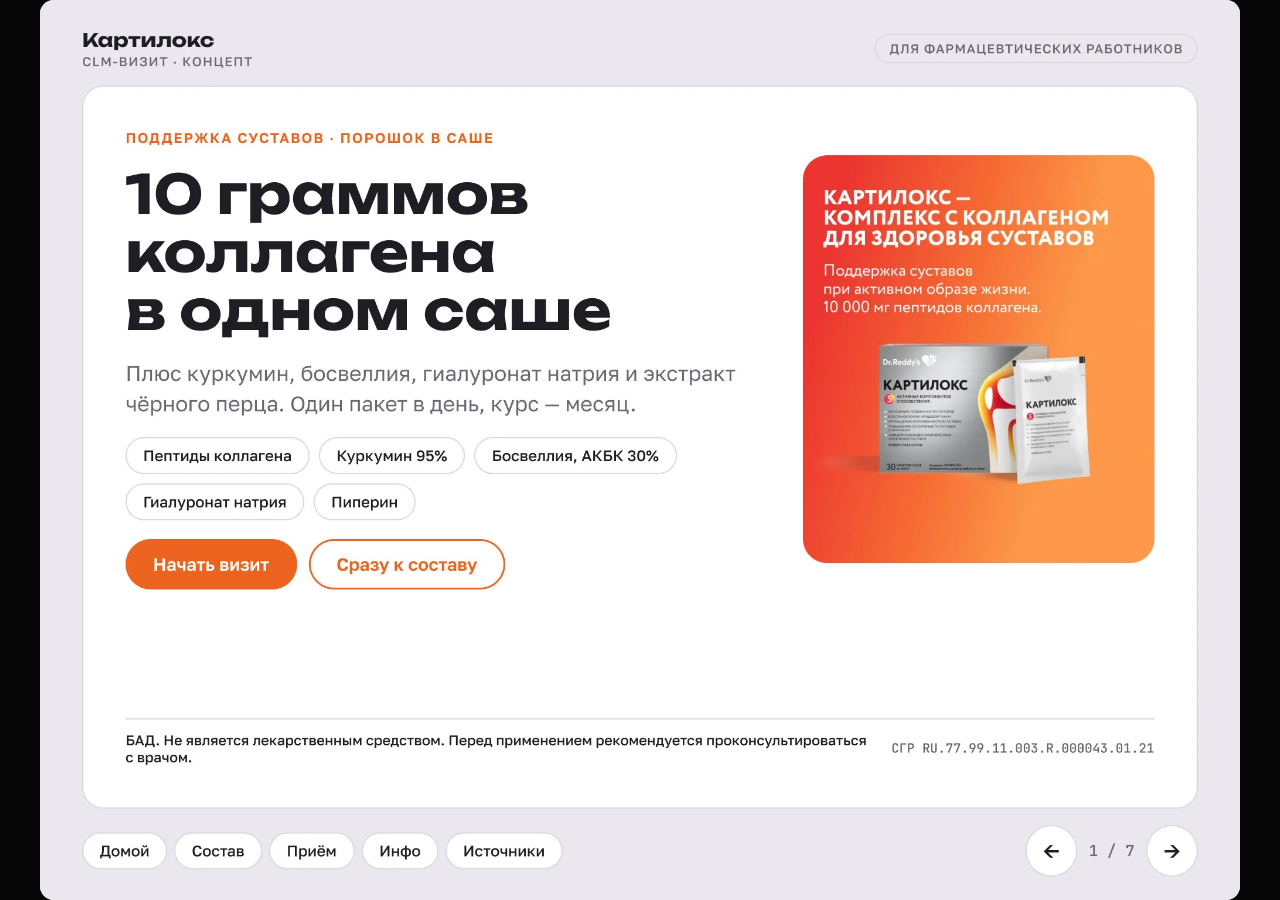
<file: clm/index.html>
<!doctype html>
<html lang="ru">
<head>
<meta charset="utf-8">
<meta name="viewport" content="width=device-width,initial-scale=1">
<meta name="robots" content="noindex">
<title>Картилокс — интерактивная CLM-презентация</title>
<style>
  html,body{margin:0;height:100%;background:#080808;overflow:hidden;-webkit-tap-highlight-color:transparent}
  #wrap{position:absolute;inset:0;display:flex;align-items:center;justify-content:center}
  #stage{position:relative;flex:none;width:1024px;height:768px;transform-origin:center center;border-radius:14px;overflow:hidden;background:#ebe8ef;box-shadow:0 20px 60px rgba(0,0,0,.45);user-select:none}
  .scr{position:absolute;inset:0;will-change:transform,opacity}
  .scr img{position:absolute;inset:0;width:100%;height:100%;display:block;pointer-events:none}
  .hs{position:absolute;cursor:pointer;border-radius:10px;background:transparent;border:0;padding:0;outline:none}
  .hs:focus-visible{box-shadow:0 0 0 3px rgba(240,104,32,.6)}
  #stage.hint .hs{background:rgba(64,140,255,.28);box-shadow:0 0 0 2px rgba(64,140,255,.7);transition:background .1s}
  .hs{transition:background .35s,box-shadow .35s}
  #ov{position:absolute;inset:0;display:none;z-index:20}
  #ov.on{display:block}
  #ov .card{position:absolute;opacity:0;transform:translateY(6px);transition:opacity .22s ease,transform .22s ease}
  #ov.show .card{opacity:1;transform:none}
  #ov .card img{position:absolute;left:-32px;top:-32px;width:624px;height:auto;pointer-events:none}
  @media (prefers-reduced-motion:reduce){.scr,#ov .card{transition:none!important;animation:none!important}}
</style>
</head>
<body>
<div id="wrap"><div id="stage" aria-live="polite"><div id="ov"></div></div></div>
<script>
(function(){
  var IMG = 'img/';
  var f = function(id){ return id.replace(':','-'); };
  // bottom navigation (shared component)
  var NAV = {
    home:{r:[36,710,73,32],to:'3:7',tr:'fade'},
    sost:{r:[115,710,75,32],to:'4:168',tr:'fade'},
    priem:{r:[196,710,73,32],to:'4:506',tr:'fade'},
    info:{r:[275,710,66,32],to:'7:409',tr:'fade'},
    src:{r:[347,710,100,32],ov:'7:470'}
  };
  function nav(skip){ return Object.keys(NAV).filter(function(k){return k!==skip}).map(function(k){return NAV[k]}); }
  function back(to){ return {r:[841,704,44,44],to:to,tr:'back',key:'ArrowLeft'}; }
  function fwd(to){ return {r:[944,704,44,44],to:to,tr:'fwd',key:'ArrowRight'}; }
  var PROF = [['3:113',73],['3:163',296],['3:213',518],['3:263',741]];
  function profiles(self){ return PROF.filter(function(p){return p[0]!==self}).map(function(p){return {r:[p[1],196,211,124],to:p[0],tr:'smart'}}); }
  var ING = ['4:168','4:224','4:280','4:336','4:392'];
  function ings(self, ys){ var out=[], j=0; ING.forEach(function(id){ if(id===self) return; out.push({r:[73,ys[j++],407,46],to:id,tr:'smart'}); }); return out; }

  var S = {
    '3:7':  [{r:[73,462,147,43],to:'3:64',tr:'fwd'},{r:[230,462,168,43],to:'4:168',tr:'fwd'}].concat(nav('home'),[fwd('3:64')]),
    '3:64': profiles(null).concat(nav(),[back('3:7'),fwd('4:168')]),
    '4:448': nav().concat([back('4:168'),fwd('4:506')]),
    '4:506': nav('priem').concat([back('4:448'),fwd('7:351')]),
    '7:351': [
      {r:[90,278,37,32],ov:'7:455'},{r:[135,278,38,32],ov:'7:455'},{r:[181,278,38,32],ov:'7:455'},
      {r:[90,391,82,32],ov:'7:460'},{r:[180,391,191,32],ov:'7:460'},{r:[379,391,121,32],ov:'7:460'},
      {r:[90,504,48,32],ov:'7:465'},{r:[146,504,54,32],ov:'7:465'}
    ].concat(nav(),[back('4:506'),fwd('7:409')]),
    '7:409': nav('info').concat([back('7:351')])
  };
  PROF.forEach(function(p){ S[p[0]] = profiles(p[0]).concat(nav(),[back('3:7'),fwd('4:168')]); });
  var ingY = {'4:168':[252,306,360,414],'4:224':[196,306,360,414],'4:280':[196,250,360,414],'4:336':[196,250,304,414],'4:392':[196,250,304,358]};
  ING.forEach(function(id){ S[id] = ings(id, ingY[id]).concat(nav(id==='4:168'?'sost':null),[back('3:64'),fwd('4:448')]); });
  var OV = {'7:455':161,'7:460':184,'7:465':161,'7:470':365};

  var stage = document.getElementById('stage'), ovEl = document.getElementById('ov');
  var cur = null, curEl = null, busy = false;

  // preload
  Object.keys(S).concat(Object.keys(OV)).forEach(function(id){ var i=new Image(); i.src=IMG+f(id)+'.webp'; });

  function build(id){
    var el = document.createElement('div'); el.className='scr';
    var im = document.createElement('img'); im.src=IMG+f(id)+'.webp'; im.alt=''; el.appendChild(im);
    S[id].forEach(function(h){
      var b=document.createElement('button'); b.type='button'; b.className='hs';
      b.style.left=h.r[0]+'px'; b.style.top=h.r[1]+'px'; b.style.width=h.r[2]+'px'; b.style.height=h.r[3]+'px';
      b.addEventListener('click',function(e){ e.stopPropagation(); act(h); });
      el.appendChild(b);
    });
    return el;
  }
  function act(h){ if(h.ov) openOv(h.ov); else go(h.to,h.tr); }

  function go(id, tr){
    if(busy || id===cur) return;
    closeOv(true);
    var next = build(id), prev = curEl;
    stage.insertBefore(next, ovEl);
    cur = id; curEl = next;
    if(!prev){ return; }
    busy = true;
    var dur = tr==='smart' ? 260 : tr==='fade' ? 300 : 380;
    var ease = 'cubic-bezier(.22,.61,.36,1)';
    var kfIn, kfOut;
    if(tr==='fwd'){ kfIn=[{transform:'translateX(100%)'},{transform:'none'}]; kfOut=[{transform:'none'},{transform:'translateX(-30%)',opacity:.6}]; }
    else if(tr==='back'){ kfIn=[{transform:'translateX(-100%)'},{transform:'none'}]; kfOut=[{transform:'none'},{transform:'translateX(30%)',opacity:.6}]; }
    else { kfIn=[{opacity:0},{opacity:1}]; kfOut=null; }
    if(matchMedia('(prefers-reduced-motion: reduce)').matches){ prev.remove(); busy=false; return; }
    if(tr==='back'){ stage.insertBefore(next, prev); prev.style.zIndex=2; next.style.zIndex=1;
      // reveal: previous slides out to the right over the incoming one
      kfOut=[{transform:'none'},{transform:'translateX(100%)'}]; kfIn=[{transform:'translateX(-30%)',opacity:.6},{transform:'none',opacity:1}]; }
    var a = next.animate(kfIn,{duration:dur,easing:ease});
    if(kfOut) prev.animate(kfOut,{duration:dur,easing:ease,fill:'forwards'});
    a.onfinish = function(){ prev.remove(); next.style.zIndex=''; busy=false; };
  }

  function openOv(id){
    var h = OV[id];
    ovEl.innerHTML='';
    var card = document.createElement('div'); card.className='card';
    card.style.left=((1024-560)/2)+'px'; card.style.top=Math.round((768-h)/2)+'px'; card.style.width='560px'; card.style.height=h+'px';
    var im = document.createElement('img'); im.src=IMG+f(id)+'.webp'; im.alt=''; card.appendChild(im);
    var b=document.createElement('button'); b.type='button'; b.className='hs';
    b.style.left='25px'; b.style.top=(h-68)+'px'; b.style.width='111px'; b.style.height='43px'; b.style.borderRadius='22px';
    b.addEventListener('click',function(e){ e.stopPropagation(); closeOv(); });
    card.appendChild(b);
    card.addEventListener('click',function(e){ e.stopPropagation(); });
    ovEl.appendChild(card);
    ovEl.classList.add('on');
    requestAnimationFrame(function(){ requestAnimationFrame(function(){ ovEl.classList.add('show'); }); });
  }
  function closeOv(instant){
    if(!ovEl.classList.contains('on')) return;
    ovEl.classList.remove('show');
    var done=function(){ if(!ovEl.classList.contains('show')){ ovEl.classList.remove('on'); ovEl.innerHTML=''; } };
    if(instant) done(); else setTimeout(done,220);
  }

  // Figma-like hint: clicking a non-interactive area flashes the hotspots
  var hintT;
  stage.addEventListener('click',function(){
    stage.classList.add('hint'); clearTimeout(hintT);
    hintT=setTimeout(function(){ stage.classList.remove('hint'); },450);
  });
  ovEl.addEventListener('click',function(e){ e.stopPropagation(); stage.classList.add('hint'); clearTimeout(hintT); hintT=setTimeout(function(){ stage.classList.remove('hint'); },450); });

  document.addEventListener('keydown',function(e){
    if(e.key==='Escape' && ovEl.classList.contains('on')){ closeOv(); return; }
    if(ovEl.classList.contains('on')) return;
    var h = (S[cur]||[]).filter(function(x){return x.key===e.key})[0];
    if(h){ e.preventDefault(); act(h); }
  });

  // swipe left/right on touch devices
  var sx=null;
  stage.addEventListener('touchstart',function(e){ sx=e.touches[0].clientX; },{passive:true});
  stage.addEventListener('touchend',function(e){
    if(sx==null) return; var dx=e.changedTouches[0].clientX-sx; sx=null;
    if(Math.abs(dx)<60 || ovEl.classList.contains('on')) return;
    var h=(S[cur]||[]).filter(function(x){return x.key===(dx<0?'ArrowRight':'ArrowLeft')})[0]; if(h) act(h);
  });

  function fit(){
    var k=Math.min(window.innerWidth/1024, window.innerHeight/768);
    stage.style.transform='scale('+k+')';
    stage.style.borderRadius=(14/k)+'px';
  }
  window.addEventListener('resize',fit); fit();
  go('3:7');
})();
</script>
</body>
</html>
</file>
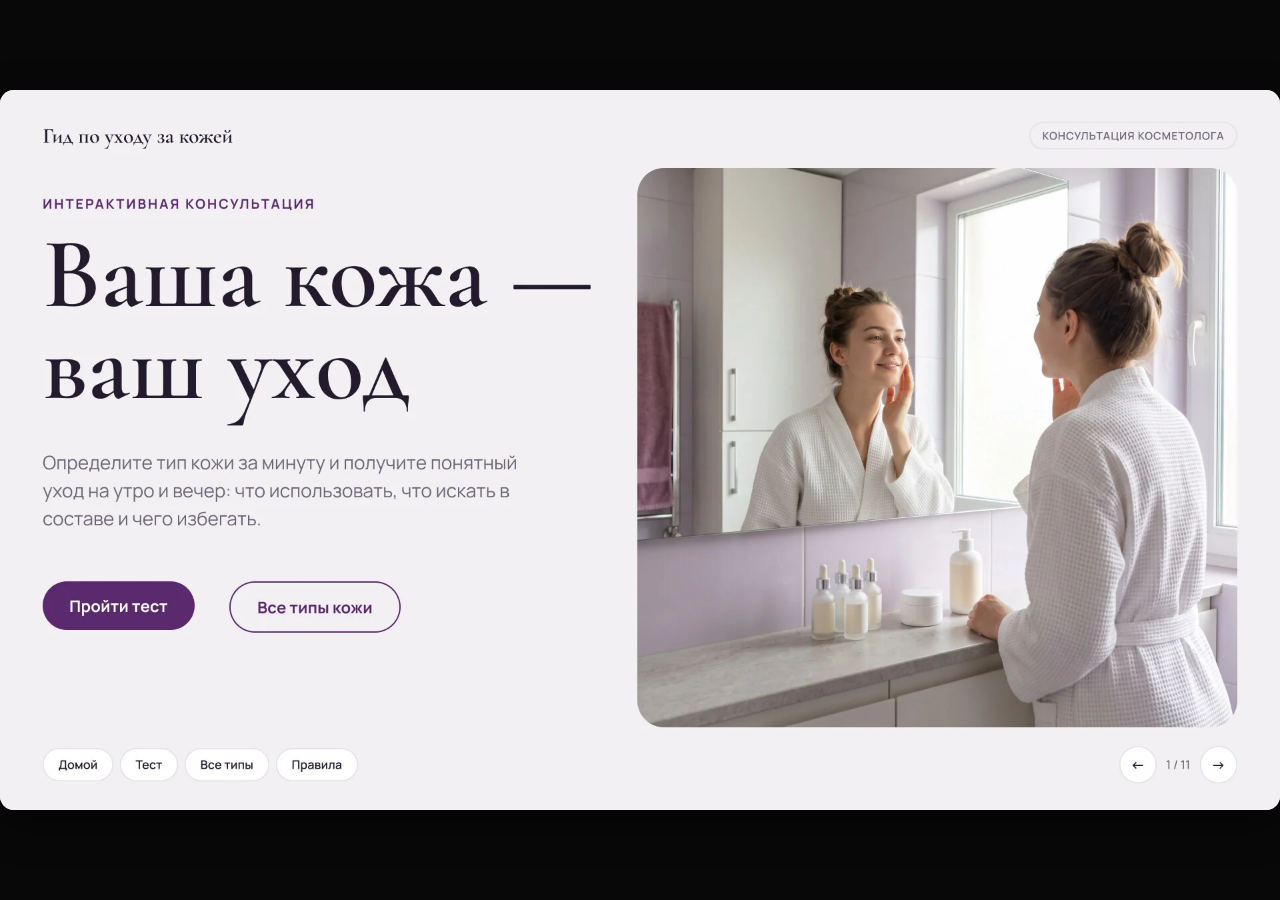
<file: skin/index.html>
<!doctype html>
<html lang="ru">
<head>
<meta charset="utf-8">
<meta name="viewport" content="width=device-width,initial-scale=1">
<meta name="robots" content="noindex">
<title>Гид по типам кожи — интерактивная презентация</title>
<style>
  html,body{margin:0;height:100%;background:#080808;overflow:hidden;-webkit-tap-highlight-color:transparent}
  #wrap{position:absolute;inset:0;display:flex;align-items:center;justify-content:center}
  #stage{position:relative;flex:none;width:1920px;height:1080px;transform-origin:center center;overflow:hidden;background:#f2eff3;box-shadow:0 20px 60px rgba(0,0,0,.45);user-select:none}
  .scr{position:absolute;inset:0;will-change:transform,opacity}
  .scr img{position:absolute;inset:0;width:100%;height:100%;display:block;pointer-events:none}
  .hs{position:absolute;cursor:pointer;border-radius:18px;background:transparent;border:0;padding:0;outline:none;transition:background .35s,box-shadow .35s}
  .hs:focus-visible{box-shadow:0 0 0 4px rgba(92,40,120,.55)}
  #stage.hint .hs{background:rgba(64,140,255,.28);box-shadow:0 0 0 3px rgba(64,140,255,.7);transition:background .1s}
</style>
</head>
<body>
<div id="wrap"><div id="stage"></div></div>
<script>
(function(){
  var W=1920, H=1080, IMG='img/';
  var f=function(id){return id.replace(':','-')};
  var NAV={
    home:{r:[64,987,106,50],to:'2:6',tr:'fade'},
    test:{r:[180,987,87,50],to:'2:133',tr:'fade'},
    all:{r:[277,987,127,50],to:'2:223',tr:'fade'},
    rules:{r:[414,987,123,50],to:'4:246',tr:'fade'}
  };
  function nav(skip){return Object.keys(NAV).filter(function(k){return k!==skip}).map(function(k){return NAV[k]})}
  function back(to){return {r:[1676,984,56,56],to:to,tr:'back',key:'ArrowLeft'}}
  function fwd(to){return {r:[1800,984,56,56],to:to,tr:'fwd',key:'ArrowRight'}}
  var TYPES=['3:66','3:230','3:420','3:604','3:776'];
  var COLS=[64,426,788,1150,1512];
  function cards(y,h){return TYPES.map(function(id,i){return {r:[COLS[i],y,340,h],to:id,tr:'fade'}})}

  var S={
    '2:6':[{r:[64,737,228,73],to:'2:95',tr:'fwd'},{r:[344,737,257,77],to:'2:223',tr:'fwd'}].concat(nav('home'),[fwd('2:95')]),
    '2:95':[{r:[64,837,302,73],to:'2:133',tr:'fwd'}].concat(nav(),[back('2:6'),fwd('2:133')]),
    '2:133':cards(437,373).concat(nav('test'),[back('2:95'),fwd('2:223')]),
    '2:223':cards(377,494).concat(nav('all'),[back('2:133'),fwd('3:66')]),
    '4:246':nav('rules').concat([back('3:776'),fwd('4:291')]),
    '4:291':nav().concat([back('4:246')])
  };
  // [morning, evening, back, forward, tab y]
  [['3:66','3:148','2:223','3:230',347],
   ['3:230','3:325','3:66','3:420',347],
   ['3:420','3:512','3:230','3:604',347],
   ['3:604','3:690','3:420','3:776',347],
   ['3:776','3:876','3:604','4:246',403]].forEach(function(t){
    S[t[0]]=[{r:[780,t[4],152,58],to:t[1],tr:'smart'}].concat(nav(),[back(t[2]),fwd(t[3])]);
    S[t[1]]=[{r:[626,t[4],148,58],to:t[0],tr:'smart'}].concat(nav(),[back(t[2]),fwd(t[3])]);
  });

  var stage=document.getElementById('stage'), cur=null, curEl=null, busy=false;
  Object.keys(S).forEach(function(id){var i=new Image(); i.src=IMG+f(id)+'.webp';});

  function build(id){
    var el=document.createElement('div'); el.className='scr';
    var im=document.createElement('img'); im.src=IMG+f(id)+'.webp'; im.alt=''; el.appendChild(im);
    S[id].forEach(function(h){
      var b=document.createElement('button'); b.type='button'; b.className='hs';
      b.style.left=h.r[0]+'px'; b.style.top=h.r[1]+'px'; b.style.width=h.r[2]+'px'; b.style.height=h.r[3]+'px';
      if(h.r[3]<=80) b.style.borderRadius=(h.r[3]/2)+'px';
      b.addEventListener('click',function(e){e.stopPropagation(); go(h.to,h.tr);});
      el.appendChild(b);
    });
    return el;
  }
  function go(id,tr){
    if(busy||id===cur) return;
    var next=build(id), prev=curEl;
    stage.appendChild(next); cur=id; curEl=next;
    if(!prev) return;
    if(matchMedia('(prefers-reduced-motion: reduce)').matches){prev.remove(); return;}
    busy=true;
    var dur=tr==='smart'?320:tr==='fade'?300:380, ease='cubic-bezier(.22,.61,.36,1)', kfIn, kfOut=null;
    if(tr==='fwd'){kfIn=[{transform:'translateX(100%)'},{transform:'none'}]; kfOut=[{transform:'none'},{transform:'translateX(-30%)',opacity:.6}];}
    else if(tr==='back'){stage.insertBefore(next,prev); kfOut=[{transform:'none'},{transform:'translateX(100%)'}]; kfIn=[{transform:'translateX(-30%)',opacity:.6},{transform:'none',opacity:1}];}
    else {kfIn=[{opacity:0},{opacity:1}];}
    var a=next.animate(kfIn,{duration:dur,easing:ease});
    if(kfOut) prev.animate(kfOut,{duration:dur,easing:ease,fill:'forwards'});
    a.onfinish=function(){prev.remove(); busy=false;};
  }

  var hintT;
  stage.addEventListener('click',function(){stage.classList.add('hint'); clearTimeout(hintT); hintT=setTimeout(function(){stage.classList.remove('hint')},450);});
  document.addEventListener('keydown',function(e){
    var h=(S[cur]||[]).filter(function(x){return x.key===e.key})[0];
    if(h){e.preventDefault(); go(h.to,h.tr);}
  });
  var sx=null;
  stage.addEventListener('touchstart',function(e){sx=e.touches[0].clientX},{passive:true});
  stage.addEventListener('touchend',function(e){
    if(sx==null) return; var dx=e.changedTouches[0].clientX-sx; sx=null;
    if(Math.abs(dx)<60) return;
    var h=(S[cur]||[]).filter(function(x){return x.key===(dx<0?'ArrowRight':'ArrowLeft')})[0]; if(h) go(h.to,h.tr);
  });
  function fit(){
    var k=Math.min(window.innerWidth/W, window.innerHeight/H);
    stage.style.transform='scale('+k+')'; stage.style.borderRadius=(14/k)+'px';
  }
  window.addEventListener('resize',fit); fit();
  go('2:6');
})();
</script>
</body>
</html>
</file>
